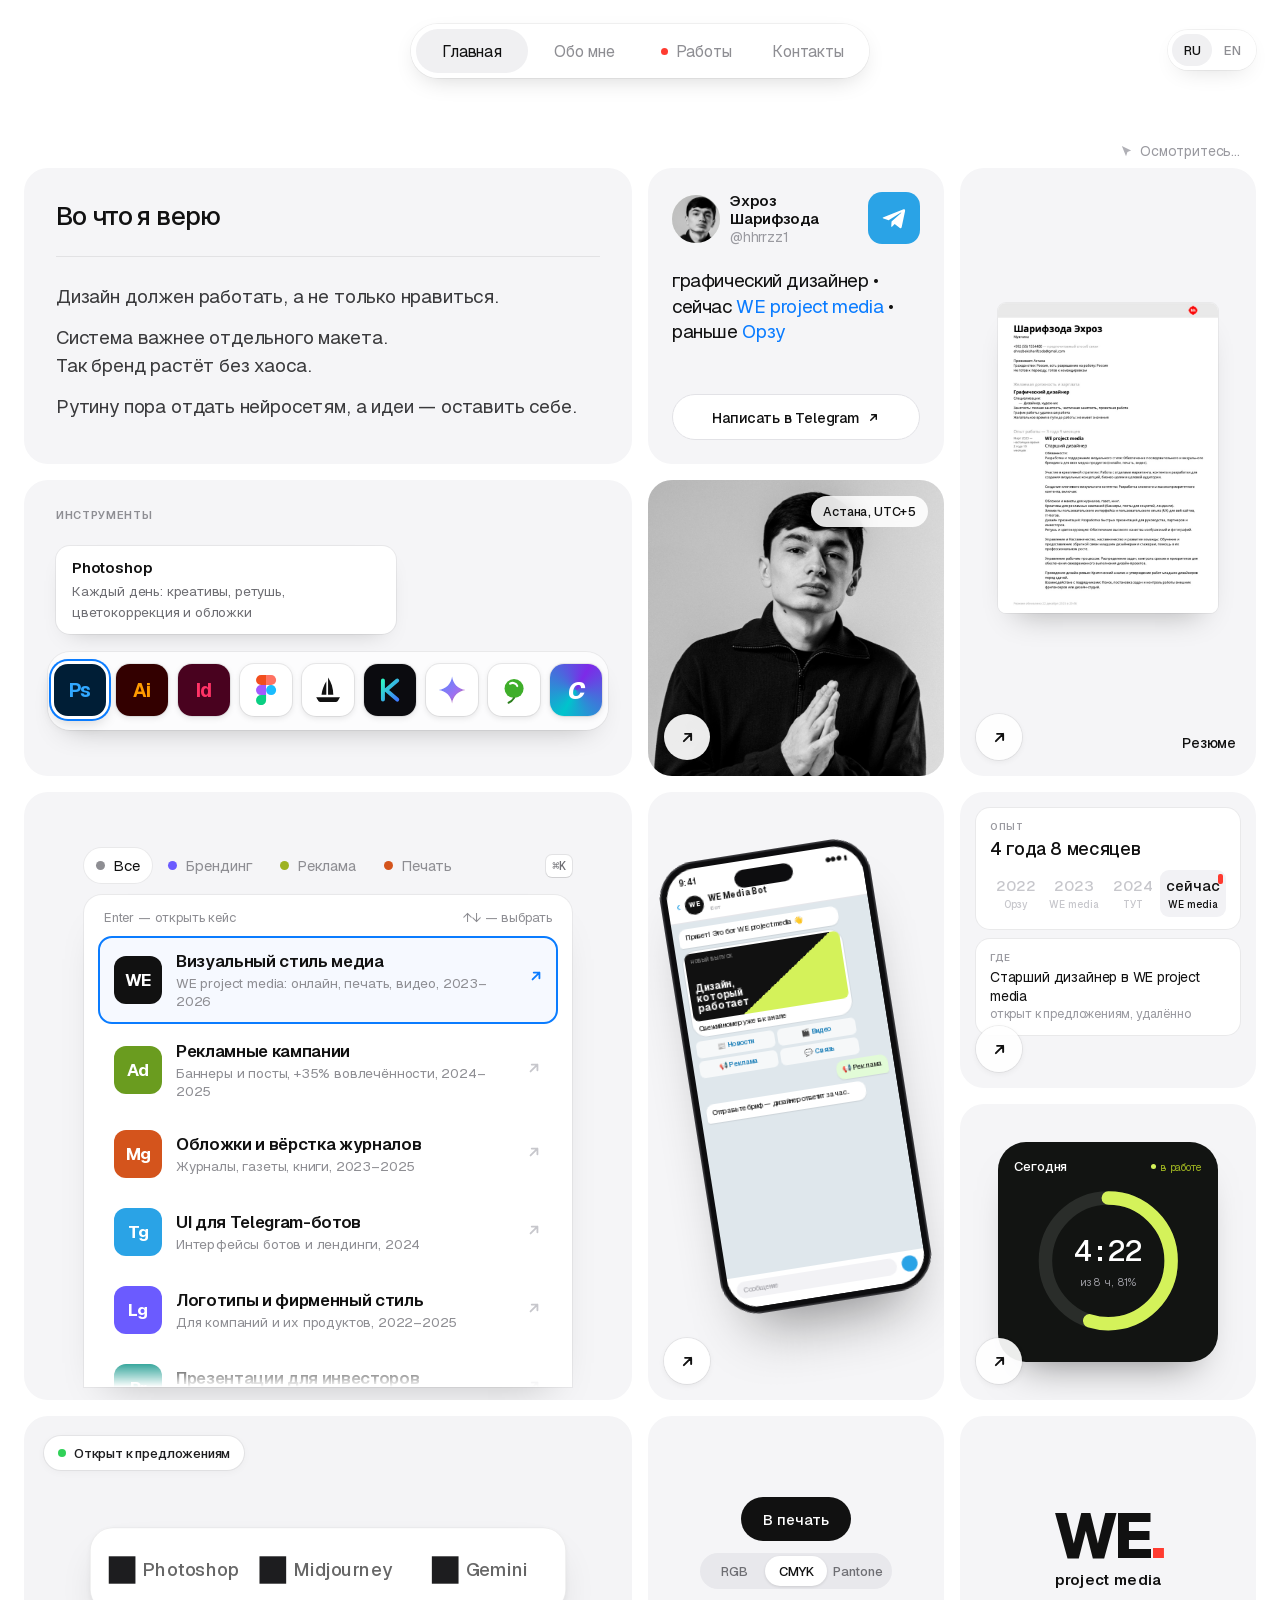
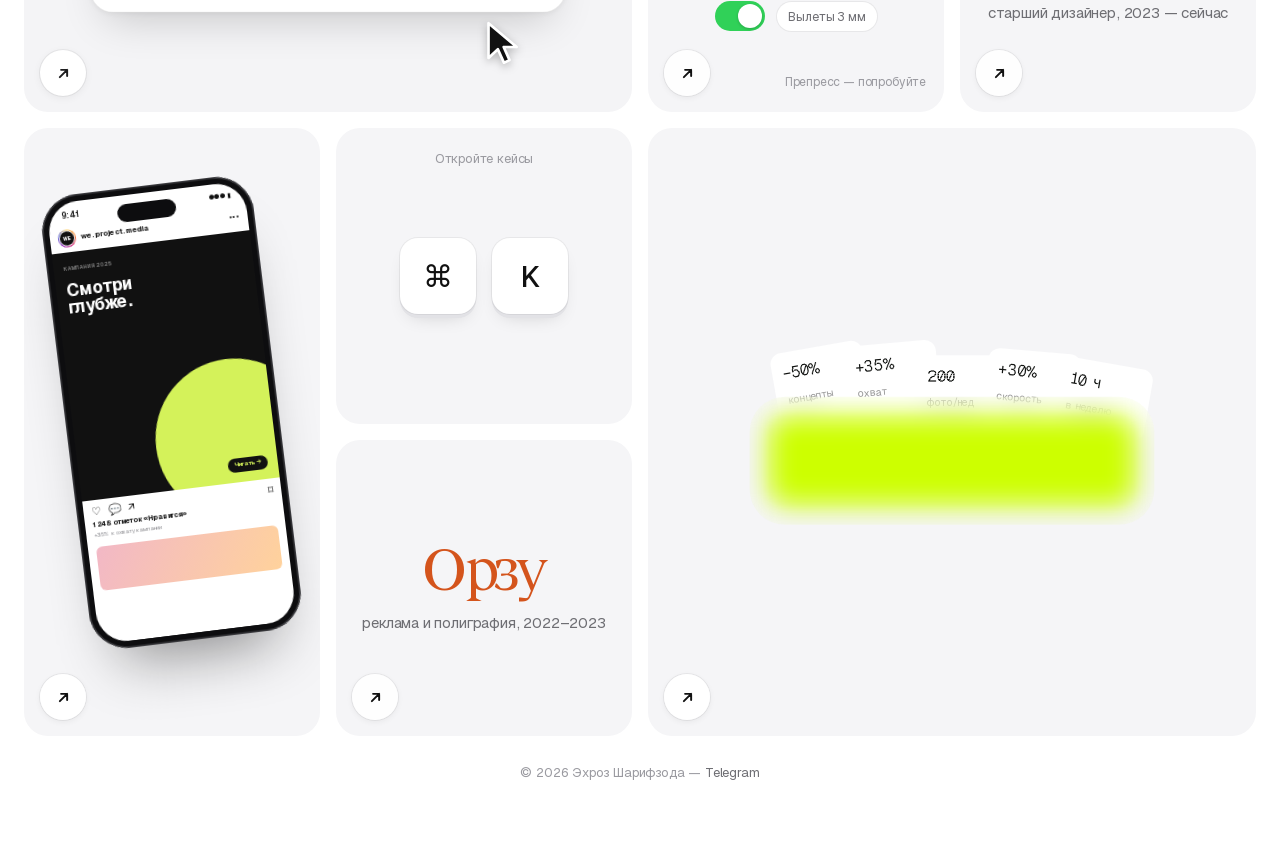
<file: index.html>
<!DOCTYPE html>
<html lang="ru">
<head>
<meta charset="utf-8">
<base href="/">
<meta name="viewport" content="width=device-width,initial-scale=1">
<title>Эхроз Шарифзода — графический дизайнер</title>
<meta name="description" content="Эхроз Шарифзода — графический дизайнер. Брендинг, рекламные креативы, полиграфия и AI в дизайне.">
<link rel="preload" href="fonts/medeo-sans/MedeoSansVariable.woff2" as="font" type="font/woff2" crossorigin>
<link rel="stylesheet" href="fonts.css">
<link rel="stylesheet" href="site.css">
</head>
<body>
<div class="top" id="top"><nav class="pill" id="pill" aria-label="Навигация"></nav></div>
<div class="lang" role="group" aria-label="Language">
  <button id="lRu" aria-pressed="true">RU</button><button id="lEn" aria-pressed="false">EN</button>
</div>
<main id="app"></main>
<script src="content.js"></script>
<script src="site.js"></script>
</body>
</html>
</file>
<file: fonts.css>
@font-face {
  font-family: "Medeo Sans";
  src: url("fonts/medeo-sans/MedeoSansVariable.woff2") format("woff2");
  font-weight: 100 900;
  font-style: normal;
  font-display: swap;
}
@font-face {
  font-family: "Medeo Sans";
  src: url("fonts/medeo-sans/MedeoSansVariable-Italic.woff2") format("woff2");
  font-weight: 100 900;
  font-style: italic;
  font-display: swap;
}
:root {
  --font-medeo-sans: "Medeo Sans", ui-sans-serif, system-ui, -apple-system, BlinkMacSystemFont, "Segoe UI", Roboto, "Helvetica Neue", Arial, sans-serif;
}
@font-face {
  font-family: "Medeo Mono";
  src: url("fonts/medeo-mono/MedeoMonoVariable.woff2") format("woff2");
  font-weight: 100 900;
  font-style: normal;
  font-display: swap;
}
@font-face {
  font-family: "Medeo Mono";
  src: url("fonts/medeo-mono/MedeoMonoVariable-Italic.woff2") format("woff2");
  font-weight: 100 900;
  font-style: italic;
  font-display: swap;
}
:root {
  --font-medeo-mono: "Medeo Mono", ui-monospace, SFMono-Regular, "Roboto Mono", Menlo, Monaco, "Liberation Mono", "DejaVu Sans Mono", "Courier New", monospace;
}
/* WOFF 1.0, under the name RC1 and RC2 shipped. Up to 1.000-rc2 the decomposed pixels compressed so well that
   OTS rejected the woff2 and WebKit both files; since rc3 the pixels are components and every format loads. */
@font-face {
  font-family: "Medeo Pixel";
  src: url("fonts/medeo-pixel/MedeoPixelVariable.woff") format("woff");
  font-weight: 400;
  font-style: normal;
  font-display: swap;
}
:root {
  --font-medeo-pixel: "Medeo Pixel", "Medeo Mono", ui-monospace, SFMono-Regular, Menlo, monospace;
}
/* The dot shape is the ELSH axis; these are the font's named instances. */
.medeo-pixel-square { font-variation-settings: "ELSH" 1; }
.medeo-pixel-circle { font-variation-settings: "ELSH" 20; }
.medeo-pixel-grid { font-variation-settings: "ELSH" 40; }
.medeo-pixel-triangle { font-variation-settings: "ELSH" 60; }
.medeo-pixel-line { font-variation-settings: "ELSH" 80; }
@font-face {
  font-family: "Medeo Serif";
  src: url("fonts/medeo-serif/MedeoSerif-Regular.woff2") format("woff2");
  font-weight: 400;
  font-style: normal;
  font-display: swap;
}
:root {
  --font-medeo-serif: "Medeo Serif", ui-serif, Georgia, Cambria, "Times New Roman", Times, serif;
}
</file>
<file: site.css>
:root{
  --bg:#fff; --tile:#f5f5f7; --ink:#111; --mut:#6e6e73; --mut2:#9a9aa0; --line:rgba(0,0,0,.08);
  --acc:#0a7cff; --red:#ff3b30;
  --g:16px; --r:24px;
  --e:cubic-bezier(.2,.8,.2,1);
  --W:min(1368px, calc(100vw - 48px));
  --u:calc((var(--W) - 3 * var(--g)) / 4);
}
*{box-sizing:border-box;margin:0;padding:0}
html{-webkit-text-size-adjust:100%}
body{font-family:var(--font-medeo-sans);background:var(--bg);color:var(--ink);
  -webkit-font-smoothing:antialiased;letter-spacing:-.011em;overflow-x:hidden}
a{color:inherit;text-decoration:none}
button{font:inherit;color:inherit;background:none;border:0;cursor:pointer}
img{display:block;max-width:100%}
:focus-visible{outline:2px solid var(--acc);outline-offset:2px;border-radius:8px}

/* ---------- nav ---------- */
.top{position:fixed;top:24px;left:0;right:0;z-index:50;display:flex;justify-content:center;pointer-events:none;transition:transform .45s var(--e),opacity .3s}
.top.hid{transform:translateY(calc(-100% - 40px));opacity:0}
.pill{pointer-events:auto;position:relative;display:flex;padding:5px;background:rgba(255,255,255,.86);
  -webkit-backdrop-filter:saturate(180%) blur(20px);backdrop-filter:saturate(180%) blur(20px);
  border-radius:999px;box-shadow:0 0 0 1px rgba(0,0,0,.05),0 8px 24px -8px rgba(0,0,0,.18)}
.pill a{position:relative;z-index:1;width:112px;height:44px;display:flex;align-items:center;justify-content:center;gap:8px;
  font-size:16px;color:#8e8e93;transition:color .25s;white-space:nowrap}
.pill a.on,.pill a:hover{color:var(--ink)}
.pill a .rd{width:7px;height:7px;border-radius:50%;background:var(--red)}
.pill .hl{position:absolute;top:5px;left:5px;width:112px;height:44px;border-radius:999px;background:#f0f0f2;transition:transform .45s var(--e)}
.lang{position:fixed;z-index:51;top:30px;right:24px;display:flex;padding:4px;border-radius:999px;
  background:rgba(255,255,255,.86);-webkit-backdrop-filter:blur(20px);backdrop-filter:blur(20px);
  box-shadow:0 0 0 1px rgba(0,0,0,.05),0 8px 24px -10px rgba(0,0,0,.16)}
.lang button{width:40px;height:32px;border-radius:999px;font-size:13px;font-weight:500;color:#8e8e93;transition:background .25s,color .25s}
.lang button[aria-pressed=true]{background:#f0f0f2;color:var(--ink)}

/* ---------- page ---------- */
main{width:var(--W);margin:0 auto;padding:142px 0 80px}
.look{display:flex;justify-content:flex-end;align-items:center;gap:7px;font-size:14px;color:var(--mut2);margin:0 16px 8px 0}
.look svg{width:13px;height:13px}
.bento{display:grid;grid-template-columns:repeat(4,1fr);grid-auto-rows:var(--u);gap:var(--g)}
.t{position:relative;background:var(--tile);border-radius:var(--r);overflow:hidden;isolation:isolate;
  opacity:0;transform:translateY(18px) scale(.985);animation:tin .8s var(--e) forwards;animation-delay:calc(var(--i,0) * 55ms + 120ms)}
@keyframes tin{to{opacity:1;transform:none}}
.go{position:absolute;left:16px;bottom:16px;z-index:5;width:46px;height:46px;border-radius:50%;
  background:rgba(255,255,255,.92);box-shadow:0 0 0 1px rgba(0,0,0,.06),0 2px 6px rgba(0,0,0,.06);
  display:grid;place-items:center;transition:transform .35s var(--e),background .25s}
.go svg{width:17px;height:17px;transition:transform .35s var(--e)}
.t:hover .go{transform:scale(1.06)}
.t:hover .go svg{transform:translate(1px,-1px)}
.go:active{transform:scale(.94)!important}

.a-intro{grid-column:1/3;grid-row:1}
.a-tools{grid-column:1/3;grid-row:2}
.a-ph1{grid-column:3;grid-row:3/5}
.a-prof{grid-column:3;grid-row:1}
.a-wave{grid-column:1/3;grid-row:5}
.a-photo{grid-column:3;grid-row:2}
.a-cases{grid-column:1/3;grid-row:3/5}
.a-ai{grid-column:3/5;grid-row:6/8}
.a-ui{grid-column:3;grid-row:5}
.a-dm{grid-column:4;grid-row:4}
.a-keys{grid-column:2;grid-row:6}
.a-ph2{grid-column:1;grid-row:6/8}
.a-yv{grid-column:4;grid-row:5}
.a-tr{grid-column:2;grid-row:7}
.a-exp{grid-column:4;grid-row:3}
.a-cv{grid-column:4;grid-row:1/3}

/* ---------- intro ---------- */
.intro{padding:32px}
.intro h1{font-size:26px;font-weight:500;letter-spacing:-.025em;line-height:1.3;padding-bottom:22px;border-bottom:1px solid var(--line)}
.intro ul{list-style:none;margin-top:12px}
.intro li{font-size:19px;line-height:1.45;color:#3a3a3c;padding:14px 0 0;opacity:0;transform:translateY(6px);
  animation:tin .7s var(--e) forwards;animation-delay:calc(var(--k) * 90ms + 500ms)}

/* ---------- tools dock ---------- */
.tools{padding:28px 32px}
.lbl{display:flex;align-items:center;gap:8px;font-size:11px;font-weight:600;letter-spacing:.06em;color:#8e8e93;text-transform:uppercase}
.tcard{position:absolute;left:32px;right:32px;top:66px;height:84px}
.tc{position:absolute;left:0;top:0;padding:12px 16px;background:#fff;border-radius:14px;
  box-shadow:0 0 0 1px rgba(0,0,0,.06),0 10px 24px -14px rgba(0,0,0,.25);min-width:220px;max-width:340px;
  transition:transform .4s var(--e),opacity .25s}
.tc b{display:block;font-size:15px;font-weight:600;margin-bottom:3px}
.tc span{font-size:13.5px;color:#6e6e73;line-height:1.4}
.dock{position:absolute;left:24px;right:24px;bottom:46px;height:96px;display:flex;align-items:flex-end;justify-content:center;gap:10px;padding:0 14px 14px}
.dock::before{content:"";position:absolute;left:0;right:0;bottom:0;height:78px;border-radius:22px;background:rgba(255,255,255,.75);
  box-shadow:0 0 0 1px rgba(0,0,0,.05),0 14px 30px -18px rgba(0,0,0,.3)}
.ic{position:relative;width:52px;height:52px;border-radius:14px;flex:none;display:grid;place-items:center;overflow:hidden;
  font-size:19px;font-weight:700;letter-spacing:-.03em;color:#fff;transform-origin:50% 100%;
  transition:transform .28s var(--e),box-shadow .28s;box-shadow:0 0 0 1px rgba(0,0,0,.07),0 2px 6px rgba(0,0,0,.1)}
.ic svg{width:58%;height:58%;pointer-events:none}
.ic.on{box-shadow:0 0 0 3px #fff,0 0 0 5px var(--acc),0 6px 14px rgba(0,0,0,.18)}

/* ---------- phones ---------- */
.ph{display:flex;justify-content:center;perspective:1200px}
.phone{position:absolute;top:56px;width:72%;aspect-ratio:9/19.3;border-radius:38px;background:#0d0d0f;padding:7px;
  transform:rotate(var(--rot,-9deg)) rotateY(0deg);transform-style:preserve-3d;transition:transform .7s var(--e);
  box-shadow:inset 0 0 0 1.5px #3a3a3e,0 40px 60px -30px rgba(0,0,0,.45)}
.ph:hover .phone{transform:rotate(calc(var(--rot,-9deg) * .5)) translateY(-8px)}
.scr{position:relative;width:100%;height:100%;border-radius:31px;overflow:hidden;container-type:size;background:#fff;color:#111}
.scr::before{content:"";position:absolute;z-index:9;top:9px;left:50%;width:30%;height:18px;margin-left:-15%;border-radius:999px;background:#0d0d0f}
.app{position:absolute;inset:0;font-size:4.3cqw;line-height:1.3;display:flex;flex-direction:column}
.sb{height:11.5cqw;flex:none;display:flex;justify-content:space-between;align-items:center;padding:1.5cqw 7cqw 0;font-size:.95em;font-weight:600}
.sb i{font-style:normal;letter-spacing:.05em;font-size:.8em}
.tgh{display:flex;align-items:center;gap:2.6cqw;padding:2cqw 4cqw 3cqw;background:#fff;border-bottom:1px solid #e6e6ea;flex:none}
.tgh .bk{color:#2aa3e6;font-size:1.5em;line-height:1}
.tgh .av2{width:9.5cqw;height:9.5cqw;border-radius:50%;background:#111;color:#fff;display:grid;place-items:center;font-weight:800;font-size:.75em}
.tgh b{display:block;font-size:.95em}.tgh small{display:block;font-size:.72em;color:#8e8e93}
.tgc{flex:1;background:#dfe7ec;padding:3cqw;display:flex;flex-direction:column;gap:2cqw;overflow:hidden}
.bb{background:#fff;border-radius:4cqw 4cqw 4cqw 1.2cqw;padding:2.4cqw 3cqw;max-width:86%;font-size:.86em;box-shadow:0 1px 1px rgba(0,0,0,.08)}
.bb.me{align-self:flex-end;background:#e2fbd7;border-radius:4cqw 4cqw 1.2cqw 4cqw}
.bb.card{padding:1.2cqw;width:86%}
.bb.card .cov2{height:34cqw;border-radius:3cqw;background:linear-gradient(145deg,#111 0 58%,#d4f25a 58%);color:#fff;padding:3cqw;display:flex;flex-direction:column;justify-content:space-between}
.bb.card .cov2 b{font-size:1.35em;line-height:1.05}
.bb.card .cov2 small{font-size:.6em;letter-spacing:.12em;opacity:.7}
.bb.card p{padding:1.6cqw 1.6cqw .6cqw}
.kb{display:grid;grid-template-columns:1fr 1fr;gap:1.4cqw;width:86%}
.kb span{background:rgba(255,255,255,.72);border-radius:2.4cqw;padding:2cqw 0;text-align:center;font-size:.8em;font-weight:600;color:#1c7fb8}
.tgi{flex:none;display:flex;align-items:center;gap:2.4cqw;padding:2.4cqw 4cqw 5cqw;background:#fff;font-size:.85em;color:#a0a0a6}
.tgi span{flex:1;background:#f2f2f5;border-radius:999px;padding:2cqw 3.4cqw}
.tgi i{width:8cqw;height:8cqw;border-radius:50%;background:#2aa3e6;flex:none}
.igh{display:flex;align-items:center;gap:2.4cqw;padding:2cqw 4cqw 2.6cqw;flex:none}
.igh .rg{width:9cqw;height:9cqw;border-radius:50%;padding:.6cqw;background:conic-gradient(#feda75,#fa7e1e,#d62976,#962fbf,#4f5bd5,#feda75)}
.igh .rg i{display:grid;place-items:center;width:100%;height:100%;border-radius:50%;background:#111;color:#fff;border:.6cqw solid #fff;font-style:normal;font-weight:800;font-size:.55em}
.igh b{font-size:.85em}.igh em{margin-left:auto;font-style:normal;letter-spacing:.1em}
.igp{flex:none;aspect-ratio:4/5;background:#111;color:#fff;position:relative;overflow:hidden;padding:5cqw}
.igp::after{content:"";position:absolute;right:-20cqw;bottom:-18cqw;width:80cqw;height:80cqw;border-radius:50%;background:#d4f25a}
.igp small{position:relative;z-index:1;font-size:.6em;letter-spacing:.16em;opacity:.7}
.igp b{position:relative;z-index:1;display:block;font-size:2.05em;line-height:.98;letter-spacing:-.04em;margin-top:4cqw}
.igp .tg2{position:absolute;z-index:1;right:5cqw;bottom:5cqw;background:#111;color:#d4f25a;border-radius:999px;padding:1.6cqw 3.4cqw;font-size:.7em;font-weight:700}
.iga{display:flex;gap:3.6cqw;padding:2.6cqw 4cqw 1cqw;font-size:1.25em;flex:none}
.iga span:last-child{margin-left:auto}
.igt{padding:0 4cqw;font-size:.8em;flex:none}
.igt small{display:block;color:#8e8e93;margin-top:1cqw}
.ign{height:22cqw;margin:4cqw 4cqw 0;border-radius:3cqw;background:linear-gradient(120deg,#f2b8c6,#ffd29c)}

/* ---------- profile ---------- */
.prof{padding:24px;display:flex;flex-direction:column}
.prof .hd{display:flex;justify-content:space-between;align-items:flex-start;gap:10px}
.prof .who{display:flex;gap:10px;align-items:center;min-width:0}
.prof .who>div:last-child{min-width:0}
.av{width:48px;height:48px;border-radius:50%;overflow:hidden;background:#e8ece5;flex:none}
.av img{width:100%;height:100%;object-fit:cover;object-position:50% 12%;transform:scale(1.9);transform-origin:50% 14%}
.who b{display:block;font-size:15px;font-weight:600;line-height:1.2}
.who small{display:block;font-size:14px;color:#9a9aa0;overflow:hidden;text-overflow:ellipsis;white-space:nowrap}
.tg{width:52px;height:52px;border-radius:14px;background:#2aa3e6;display:grid;place-items:center;flex:none;transition:transform .35s var(--e)}
.tg svg{width:28px;height:28px}
.prof:hover .tg{transform:rotate(-8deg) scale(1.05)}
.prof p{font-size:19px;line-height:1.35;margin-top:22px;letter-spacing:-.02em}
.prof p span{color:var(--acc)}
.prof .btn{margin-top:auto;height:46px;border-radius:999px;border:1.5px solid #e2e2e6;background:#fff;
  display:flex;align-items:center;justify-content:center;gap:8px;font-size:14.5px;font-weight:500;transition:background .25s,transform .12s var(--e)}
.prof .btn:hover{background:#fafafa}
.prof .btn:active{transform:scale(.98)}

/* ---------- AI dock tile ---------- */
@keyframes pulse{0%{box-shadow:0 0 0 0 rgba(48,209,88,.45)}70%{box-shadow:0 0 0 8px rgba(48,209,88,0)}100%{box-shadow:0 0 0 0 rgba(48,209,88,0)}}
.dk{background:#f4f4f6;--cg:0,182,255}
.dk .st{position:absolute;left:20px;top:20px;z-index:6;display:flex;align-items:center;gap:8px;padding:8px 14px;border-radius:999px;
  background:#fff;color:#1d1d1f;font-size:13.5px;font-weight:500;box-shadow:0 0 0 1px rgba(0,0,0,.06),0 2px 8px rgba(0,0,0,.04);transition:opacity .35s var(--e)}
.dk .st i{width:8px;height:8px;border-radius:50%;background:#30d158;animation:pulse 2.2s infinite}
.dk.open .st{opacity:0}
.dk .go{background:#fff;box-shadow:0 0 0 1px rgba(0,0,0,.06),0 2px 8px rgba(0,0,0,.06);color:#1d1d1f;z-index:7}
.dkd{position:absolute;left:50%;bottom:0;width:660px;height:430px;transform-origin:50% 100%;
  transform:translate(-50%,0) scale(.8);transition:transform .75s var(--e);-webkit-user-select:none;user-select:none}
.dkd[data-k="0"]{--cg:49,168,255}
.dkd[data-k="1"]{--cg:120,120,255}
.dkd[data-k="2"]{--cg:66,133,244}
.dkbg{position:absolute;left:0;right:0;bottom:0;height:118px;border-radius:32px;background:#fff;overflow:hidden;border:1.5px solid rgba(0,0,0,.07);
  box-shadow:0 28px 60px -22px rgba(0,0,0,.2),0 2px 8px rgba(0,0,0,.05),inset 0 1px 0 #fff;
  transition:height .75s var(--e),box-shadow .6s var(--e),border-color .6s}
.dkd.open .dkbg{height:430px;border-color:rgba(var(--cg),.38);
  box-shadow:0 36px 80px -24px rgba(var(--cg),.38),0 12px 30px -12px rgba(0,0,0,.14),0 2px 8px rgba(0,0,0,.05),inset 0 -70px 70px -60px rgba(var(--cg),.16)}
.dkpn{position:absolute;left:0;right:0;bottom:118px;height:312px;opacity:0;transition:opacity .4s var(--e)}
.dkd.open .dkpn{opacity:1;transition-delay:.12s}
.dkpn .ls{position:absolute;inset:0;padding:16px;opacity:0;pointer-events:none;filter:blur(7px);transform:translateY(8px);
  transition:opacity .35s var(--e),filter .35s var(--e),transform .5s var(--e)}
.dkpn .ls.on{opacity:1;pointer-events:auto;filter:none;transform:none}
.dkr{position:relative;display:flex;align-items:center;gap:16px;padding:0 16px;border-radius:20px;height:70.125px;color:#1d1d1f}
.dkr.tl{height:93.5px}
.dkr::before{content:"";position:absolute;inset:0;border-radius:20px;opacity:0;transition:opacity .25s var(--e);
  background:radial-gradient(90% 140% at 50% 140%,rgba(var(--cg),.16),transparent 64%),rgba(0,0,0,.04);box-shadow:inset 0 0 0 1px rgba(0,0,0,.04)}
.dkr:hover::before{opacity:1}
.dkr>*{position:relative}
.dkr .tile{width:56px;height:56px;border-radius:16px;flex:none;display:grid;place-items:center;background:#f4f4f6;box-shadow:inset 0 0 0 1px rgba(0,0,0,.05)}
.dkr .tile svg{width:24px;height:24px;fill:none;stroke:#1d1d1f;stroke-width:1.7;stroke-linecap:round;stroke-linejoin:round}
.dkr .lead{width:37px;height:38px;flex:none;background:#1d1d1f;-webkit-mask:var(--m) center/contain no-repeat;mask:var(--m) center/contain no-repeat;transition:background .25s}
.dkr:hover .lead{background:rgb(var(--cg))}
.dkr .tx{display:flex;flex-direction:column;min-width:0}
.dkr .ti{font-size:26px;font-weight:500;line-height:31px;white-space:nowrap;display:flex;align-items:center;gap:8px}
.dkr .ti em{font-style:normal;font-size:22px;color:rgba(0,0,0,.45);opacity:0;transform:translate(-4px,2px);transition:opacity .25s,transform .35s var(--e)}
.dkr:hover .ti em{opacity:1;transform:none}
.dkr .su{font-size:21px;line-height:26px;color:rgba(0,0,0,.48);margin-top:4px;white-space:nowrap}
.dkr .ti1{font-size:26px;font-weight:500;white-space:nowrap}
.dkr .rt{margin-left:auto;display:flex;align-items:center;gap:14px;flex:none}
.dkr .dkg{border:1.5px solid rgba(0,0,0,.12);border-radius:12px;height:35px;padding:0 12px;display:flex;align-items:center;font-size:18px;font-weight:500;color:rgba(0,0,0,.55)}
.dkr.tl .dkg{height:38px;font-size:19px}
.dkr .dt{font-size:20px;color:rgba(0,0,0,.4);white-space:nowrap}
.dkdv{position:absolute;left:20px;right:20px;bottom:116.5px;height:1.5px;background:rgba(0,0,0,.07);opacity:0;transition:opacity .4s}
.dkd.open .dkdv{opacity:1}
.dkt{position:absolute;left:16px;right:16px;bottom:20px;height:78px}
.dkt .pl{position:absolute;top:0;left:0;height:78px;width:201px;border-radius:24px;pointer-events:none;transition:transform .55s var(--e),width .55s var(--e),opacity .3s}
.dkt .hp{background:rgba(0,0,0,.05);opacity:0}
.dkt .ap{background:#141417;box-shadow:0 8px 20px -6px rgba(0,0,0,.35);opacity:0}
.dkt button{position:absolute;top:0;height:78px;border-radius:24px;display:flex;align-items:center;gap:10px;font-size:26px;font-weight:500;
  color:rgba(0,0,0,.6);transition:color .3s;z-index:1;justify-content:center;white-space:nowrap}
.dkt button i{width:37px;height:38px;background:#1d1d1f;-webkit-mask:var(--m) center/contain no-repeat;mask:var(--m) center/contain no-repeat;transition:background .3s;flex:none}
.dkt button[aria-selected=true]{color:#fff}
.dkt button[aria-selected=true] i{background:#fff}
.dkcur{position:absolute;left:0;top:0;width:67px;height:78px;pointer-events:none;z-index:9;
  transform:translate(var(--cx,600px),var(--cy,500px));transition:transform .9s cubic-bezier(.45,.05,.2,1),opacity .4s}
.dkcur svg{position:absolute;left:-13px;top:-4px;width:52px;height:auto;transition:transform .14s var(--e);transform-origin:13px 4px;filter:drop-shadow(0 4px 6px rgba(0,0,0,.25))}
.dkcur.press svg{transform:scale(.86)}
.dkcur.hide{opacity:0}

/* ---------- photo ---------- */
.photo img{position:absolute;inset:0;width:100%;height:100%;object-fit:cover;object-position:50% 18%;transform:scale(1.04);transition:transform 1.2s var(--e)}
.photo:hover img{transform:scale(1.09)}
.photo .chip{position:absolute;right:16px;top:16px;padding:7px 12px;border-radius:999px;background:rgba(255,255,255,.88);
  -webkit-backdrop-filter:blur(10px);backdrop-filter:blur(10px);font-size:12.5px;font-weight:500}

/* ---------- cases palette ---------- */
.cases{padding:56px 60px 0}
.tabs{display:flex;gap:4px;align-items:center;margin-bottom:12px}
.tabs button{display:flex;align-items:center;gap:8px;padding:8px 12px;border-radius:999px;font-size:15px;color:#8e8e93;transition:color .2s,background .2s;white-space:nowrap}
.tabs button i{width:9px;height:9px;border-radius:50%}
.tabs button[aria-pressed=true]{color:var(--ink);background:#fff;box-shadow:0 0 0 1px rgba(0,0,0,.05)}
.tabs kbd{margin-left:auto}
kbd{display:inline-grid;place-items:center;min-width:22px;height:22px;padding:0 6px;border-radius:6px;background:#fff;
  font:500 12px var(--font-medeo-mono);color:#6e6e73;box-shadow:0 0 0 1px rgba(0,0,0,.08),0 1px 0 rgba(0,0,0,.08)}
.pal{background:#fff;border-radius:18px 18px 0 0;box-shadow:0 0 0 1px rgba(0,0,0,.05),0 20px 40px -24px rgba(0,0,0,.25);
  padding:14px 14px 0;height:calc(100% - 60px);overflow:hidden;display:flex;flex-direction:column}
.pal .hint{display:flex;justify-content:space-between;font-size:13px;color:#8e8e93;padding:0 6px 10px}
.rows{display:flex;flex-direction:column;gap:2px;flex:1;min-height:0;overflow-y:auto;overscroll-behavior:contain;padding-bottom:18px;margin-right:-6px;padding-right:6px;
  scrollbar-width:thin;scrollbar-color:#d8d8dd transparent;outline:none;
  -webkit-mask-image:linear-gradient(#000 calc(100% - 28px),transparent);mask-image:linear-gradient(#000 calc(100% - 28px),transparent)}
.rows::-webkit-scrollbar{width:6px}
.rows::-webkit-scrollbar-thumb{background:#d8d8dd;border-radius:6px}
.row{display:flex;align-items:center;gap:14px;padding:12px 14px;border-radius:14px;border:2px solid transparent;text-align:left;width:100%;flex:none;
  transition:background .2s,border-color .2s;animation:tin .45s var(--e) both;animation-delay:calc(var(--k)*40ms)}
.row .ri{width:48px;height:48px;border-radius:12px;flex:none;display:grid;place-items:center;color:#fff;font-weight:700;font-size:17px;letter-spacing:-.03em}
.row b{display:block;font-size:17px;font-weight:600;letter-spacing:-.02em}
.row small{display:block;font-size:13.5px;color:#8e8e93;margin-top:2px}
.row .ar{margin-left:auto;color:#c7c7cc;transition:transform .3s var(--e),color .2s}
.row.sel{border-color:var(--acc);background:#f6f9ff}
.row.sel .ar{color:var(--acc);transform:translate(2px,-2px)}

/* ---------- AI result ---------- */
.ai{display:flex;align-items:center;justify-content:center}
.fx{position:relative;width:506px;height:232px;flex:none;transform:scale(var(--fs,.8));transform-origin:50% 50%}
.fx .fb{position:absolute;left:24px;top:96px;width:458px;height:112px;border-radius:21.33px;background:#cdff00;filter:blur(3.8px);z-index:1}
.fx .fc{position:absolute;z-index:0;top:0;left:0;width:116px;height:90px;border-radius:14px;background:#fff;overflow:hidden;white-space:nowrap;
  transform:translate(var(--x),var(--y)) rotate(var(--r));animation:fxOut 6.4s cubic-bezier(.6,0,.25,1) infinite;animation-delay:calc(var(--k)*.07s)}
.fx .fc b{position:absolute;left:14px;top:14px;font:400 20px/24px var(--font-medeo-pixel);color:#121412}
.fx .fc span{position:absolute;left:14px;top:52px;font:400 13px/16px var(--font-medeo-sans);color:#969696}
.fx .fc:nth-child(2){--r:-10deg;--x:30.9px;--y:9.2px}
.fx .fc:nth-child(3){--r:-5deg;--x:119.7px;--y:4.8px}
.fx .fc:nth-child(4){--r:0deg;--x:208px;--y:20px}
.fx .fc:nth-child(5){--r:5deg;--x:295.9px;--y:14.9px}
.fx .fc:nth-child(6){--r:10deg;--x:383.3px;--y:29.4px}
@keyframes fxOut{
  0%,10%{transform:translate(195px,110px) rotate(0) scale(.86)}
  32%,68%{transform:translate(var(--x),var(--y)) rotate(var(--r)) scale(1)}
  90%,100%{transform:translate(195px,110px) rotate(0) scale(.86)}}
.fx .fg{position:absolute;left:0;bottom:0;width:506px;height:160px;z-index:2;border-radius:44px;overflow:hidden;
  background:rgba(255,255,255,.3);-webkit-backdrop-filter:blur(16.4px);backdrop-filter:blur(16.4px);
  box-shadow:inset 0 1px 2px rgba(255,255,255,.7),0 24px 60px rgba(0,0,0,.07)}
.fx .fg i{position:absolute;left:20px;top:20px;width:59.82px;height:59.82px;padding:12px;border-radius:29.91px;background:rgba(255,255,255,.34);display:block}
.fx .fg i svg{display:block;width:100%;height:100%}
.fx .fg b{position:absolute;left:98px;top:36px;font:400 28px/34px var(--font-medeo-sans);letter-spacing:-.28px;color:#6b6e6b;white-space:nowrap}
.fx .fg span{position:absolute;left:98px;top:80px;font:300 20px/26px var(--font-medeo-sans);color:#6b6e6b;white-space:nowrap}
.fx .fg em{position:absolute;left:460px;top:30px;font:400 36px/43px var(--font-medeo-sans);font-style:normal;color:#6b6e6b}

/* ---------- UI kit ---------- */
.ui{display:flex;flex-direction:column;align-items:center;justify-content:center;gap:12px;padding:20px}
.ui .bt{height:44px;padding:0 22px;border-radius:999px;background:#111;color:#fff;font-size:15px;font-weight:500;transition:transform .12s var(--e),background .3s}
.ui .bt:active{transform:scale(.96)}
.ui .bt.done{background:#30d158}
.seg{display:flex;padding:3px;border-radius:999px;background:#e8e8ec;position:relative}
.seg button{position:relative;z-index:1;width:62px;height:30px;font-size:13px;font-weight:500;color:#6e6e73;transition:color .25s}
.seg button[aria-pressed=true]{color:var(--ink)}
.seg .k{position:absolute;top:3px;left:3px;width:62px;height:30px;border-radius:999px;background:#fff;box-shadow:0 1px 3px rgba(0,0,0,.12);transition:transform .35s var(--e)}
.ui .line{display:flex;gap:12px;align-items:center}
.sw{width:50px;height:30px;border-radius:999px;background:#d1d1d6;position:relative;transition:background .25s}
.sw::after{content:"";position:absolute;top:3px;left:3px;width:24px;height:24px;border-radius:50%;background:#fff;box-shadow:0 1px 3px rgba(0,0,0,.2);transition:transform .35s var(--e)}
.sw[aria-checked=true]{background:#30d158}
.sw[aria-checked=true]::after{transform:translateX(20px)}
.ui .tag{padding:6px 11px;border-radius:999px;background:#fff;font-size:12.5px;color:#6e6e73;box-shadow:0 0 0 1px rgba(0,0,0,.06)}
.ui .cap{position:absolute;right:18px;bottom:22px;font-size:12px;color:#9a9aa0}

/* ---------- timer widget ---------- */
.dm{display:grid;place-items:center}
.dmw{width:74%;aspect-ratio:1;border-radius:28px;background:#121412;color:#fff;padding:16px;display:flex;flex-direction:column;box-shadow:0 24px 40px -24px rgba(0,0,0,.5);transition:transform .5s var(--e)}
.dm:hover .dmw{transform:rotate(-3deg) scale(1.03)}
.dmw .h{display:flex;justify-content:space-between;align-items:center;font-size:13px}
.dmw .h span{font-size:10.5px;color:#9db221;display:flex;gap:4px;align-items:center}
.dmw .h span::before{content:"";width:5px;height:5px;border-radius:50%;background:#d4f25a}
.ring{position:relative;flex:1;display:grid;place-items:center}
.ring svg{position:absolute;width:88%;height:88%;transform:rotate(-90deg)}
.ring circle{fill:none;stroke-width:9;stroke-linecap:round}
.ring .v{text-align:center}
.ring b{display:block;font-family:var(--font-medeo-mono);font-size:30px;font-weight:500;letter-spacing:-.04em;font-variant-numeric:tabular-nums}
.ring small{font-size:10.5px;color:#9a9aa0}

/* ---------- keys ---------- */
.keys{display:flex;align-items:center;justify-content:center;gap:16px}
.key{width:76px;height:76px;border-radius:18px;background:#fff;display:grid;place-items:center;font-size:30px;font-weight:500;
  box-shadow:0 0 0 1px rgba(0,0,0,.06),0 4px 0 #e2e2e6,0 10px 20px -10px rgba(0,0,0,.2);transition:transform .1s,box-shadow .1s}
.key.dn{transform:translateY(3px);box-shadow:0 0 0 1px rgba(0,0,0,.06),0 1px 0 #e2e2e6}
.keys .cap{position:absolute;left:0;right:0;top:22px;text-align:center;font-size:13px;color:#9a9aa0}

/* ---------- word tiles ---------- */
.word{display:flex;flex-direction:column;align-items:center;justify-content:center;text-align:center;padding:24px}
.word .w1{font-size:40px;font-weight:700;letter-spacing:-.05em;line-height:.95;transition:transform .5s var(--e)}
.word .w2{font-size:15px;margin-top:16px}
.word:hover .w1{transform:scale(1.04)}
.yv .w1{font-size:64px;font-weight:800;letter-spacing:-.06em;color:#111}
.yv .w1 i{font-style:normal;color:var(--red)}
.yv .w1 small{display:block;font-size:15px;font-weight:600;letter-spacing:.02em;margin-top:6px}
.yv .w2{color:#6e6e73}
.yv .pet{position:absolute;width:10px;height:10px;border-radius:60% 0 60% 0;background:#ff8a80;opacity:0;top:-10px}
.yv:hover .pet{animation:fall 2.4s linear infinite}
@keyframes fall{0%{opacity:0;transform:translate(0,0) rotate(0)}10%{opacity:.9}100%{opacity:0;transform:translate(40px,360px) rotate(260deg)}}
.tr .w1{color:#d4541c;font-family:var(--font-medeo-serif);font-weight:400;font-size:56px;letter-spacing:-.02em}
.tr .w2{color:#6e6e73}

/* ---------- experience ---------- */
.exp{padding:16px}
.card{background:#fff;border-radius:14px;padding:12px 14px;box-shadow:0 0 0 1px rgba(0,0,0,.05)}
.card+.card{margin-top:10px}
.card .l{font-size:9.5px;font-weight:600;letter-spacing:.06em;color:#9a9aa0;text-transform:uppercase}
.card .big{font-size:18px;font-weight:500;margin-top:4px;letter-spacing:-.02em}
.yrs{display:flex;justify-content:space-between;margin-top:10px}
.yrs button{display:flex;flex-direction:column;align-items:center;gap:3px;padding:6px 6px;border-radius:9px;font-size:15px;font-weight:500;color:#c7c7cc;transition:color .2s,background .2s;position:relative}
.yrs button small{font-size:10px;color:inherit;font-weight:500;white-space:nowrap}
.yrs button[aria-pressed=true]{color:var(--ink);background:#f2f2f5}
.yrs button[aria-pressed=true]::after{content:"";position:absolute;top:4px;right:3px;width:5px;height:10px;border-radius:2px;background:var(--red)}
.card .what{font-size:14px;line-height:1.35;margin-top:4px;min-height:38px}
.card .what small{display:block;color:#9a9aa0;font-size:12.5px}

/* ---------- cv ---------- */
.cv{display:grid;place-items:center}
.doc{width:74%;aspect-ratio:706/1000;background:#fff;border-radius:8px;overflow:hidden;margin-bottom:28px;
  box-shadow:0 0 0 1px rgba(0,0,0,.05),0 18px 30px -18px rgba(0,0,0,.3);transition:transform .5s var(--e)}
.doc img{width:100%;height:100%;object-fit:cover;object-position:top}
.cv:hover .doc{transform:translateY(-6px) rotate(2deg)}
.cv .cap{position:absolute;bottom:24px;right:20px;font-size:14px;font-weight:500}

/* ---------- about ---------- */
.a-bio{grid-column:1/3;grid-row:1/4}
.a-post{grid-column:3;grid-row:1}
.a-play{grid-column:4;grid-row:1}
.a-me{grid-column:3;grid-row:2}
.a-clock{grid-column:4;grid-row:2}
.a-chat{grid-column:3/5;grid-row:3}
.bio{padding:32px 32px 0;display:flex;flex-direction:column}
.bio h1{font-size:40px;font-weight:500;letter-spacing:-.03em;line-height:1.1;padding-bottom:24px;border-bottom:1px solid var(--line)}
.bio .sec{margin-top:clamp(20px,2.1vw,32px);opacity:0;transform:translateY(6px);animation:tin .7s var(--e) forwards;animation-delay:calc(var(--k) * 90ms + 350ms)}
.bio .sec h2{font-size:11.5px;font-weight:500;letter-spacing:.05em;text-transform:uppercase;color:#6e6e73}
.bio .sec p{font-size:clamp(15px,1.12vw,19px);line-height:1.7;color:var(--mut);margin-top:10px}
.bio .sec b{color:var(--ink);font-weight:500}
.lk{color:var(--ink);font-weight:500;border-bottom:1px solid rgba(0,0,0,.2);transition:border-color .2s}
.lk::after{content:"\2197";font-size:.8em;margin-left:2px}
.lk:hover{border-color:var(--ink)}
.bio .soc{margin-top:auto;display:flex;gap:4px;padding:24px 0 18px;margin-left:-10px}
.bio .soc a{width:40px;height:40px;border-radius:12px;display:grid;place-items:center;color:#8e8e93;font-size:15px;font-weight:700;letter-spacing:-.04em;
  transition:color .2s,background .2s,transform .12s var(--e)}
.bio .soc a:hover{color:var(--ink);background:#ececf0}
.bio .soc a:active{transform:scale(.94)}
.bio .soc svg{width:20px;height:20px}
.post p{font-size:clamp(20px,1.7vw,26px);line-height:1.28}
.post p span{margin-right:6px}
.play,.clock{padding:24px;display:flex;flex-direction:column}
.ico{position:absolute;right:24px;top:24px;width:52px;height:52px;border-radius:14px;background:#111;color:#fff;display:grid;place-items:center}
.ico svg{width:24px;height:24px}
.cov{display:grid;place-items:center;width:clamp(96px,calc(var(--u) * .4),170px);aspect-ratio:1;border-radius:6px;color:#fff;font-size:44px;font-weight:700;letter-spacing:-.05em;
  box-shadow:0 0 0 4px #fff,0 10px 24px -12px rgba(0,0,0,.4);transition:background .4s,transform .5s var(--e);animation:tin .5s var(--e) both}
.cov:hover{transform:scale(1.03) rotate(-1deg)}
.meta{margin-top:14px;min-height:42px}
.meta b{display:block;font-size:15px;font-weight:500;line-height:1.3;font-variant-numeric:tabular-nums}
.meta small{display:block;font-size:15px;color:#8e8e93;line-height:1.3}
.ctl{position:relative;overflow:hidden;margin-top:auto;height:48px;border:1.5px solid #e2e2e6;border-radius:999px;background:#fafafa;
  display:flex;align-items:center;justify-content:space-around;padding:0 6px}
.ctl .pf{position:absolute;left:0;top:0;bottom:0;width:0;background:#ececf0}
.ctl button{position:relative;z-index:1;width:38px;height:38px;border-radius:50%;display:grid;place-items:center;color:#8e8e93;transition:color .2s,transform .12s var(--e)}
.ctl button:hover{color:var(--ink)}
.ctl button:active{transform:scale(.9)}
.ctl svg{width:20px;height:20px}
.ctl .pp svg{width:22px;height:22px}
.ctl .cn{position:relative;z-index:1;font-size:12.5px;color:#8e8e93;font-variant-numeric:tabular-nums;min-width:34px;text-align:center}
.face{width:clamp(96px,calc(var(--u) * .4),170px);aspect-ratio:1;border-radius:50%;background:#fff;box-shadow:0 0 0 1px rgba(0,0,0,.06),0 10px 24px -14px rgba(0,0,0,.3)}
.face svg{display:block;width:100%;height:100%}
.face .hd{transform-origin:50px 50px;transition:transform .35s var(--e)}
.face .sc{transition:transform .3s cubic-bezier(.4,2.2,.5,1)}
.pillst{margin-top:auto;height:48px;border-radius:999px;border:1.5px solid #e2e2e6;background:#fafafa;display:flex;align-items:center;justify-content:center;gap:8px;font-size:14px;color:#6e6e73;padding:0 14px;text-align:center}
.me-t img{object-position:50% 14%}
.clock{align-items:center;text-align:center}
.clock .face{width:min(58%,190px);margin-top:6px}
.clock .meta{margin-top:16px}
.clock .pillst{align-self:stretch}
.chat{padding:20px 24px;display:flex;flex-direction:column}
.msgs{flex:1;min-height:0;display:flex;flex-direction:column;justify-content:flex-end;gap:10px;overflow:hidden;padding-bottom:14px;
  -webkit-mask-image:linear-gradient(transparent 0,#000 28px);mask-image:linear-gradient(transparent 0,#000 28px)}
.m{display:flex;gap:10px;align-items:flex-end;animation:tin .5s var(--e) both}
.m.me{justify-content:flex-end}
.m .av{width:44px;height:44px}
.m .col{display:flex;flex-direction:column;gap:3px;min-width:0}
.m .nm{font-size:13px;color:#8e8e93;padding-left:4px}
.m .b{padding:10px 16px;border-radius:20px;font-size:clamp(15px,1.3vw,19px);line-height:1.3;letter-spacing:-.015em;max-width:min(440px,100%)}
.m.them .b{background:#e9e9eb;border-bottom-left-radius:6px}
.m.me .b{background:#0a84ff;color:#fff;border-bottom-right-radius:6px}
.m .b a{text-decoration:underline;text-underline-offset:2px}
.quick{cursor:pointer}
.quick .b{transition:transform .2s var(--e),background .2s}
.quick:hover .b{transform:translateY(-2px);background:#0072ee}
.quick:active .b{transform:scale(.97)}
.dots{display:flex;gap:4px;padding:15px 16px!important}
.dots i{width:7px;height:7px;border-radius:50%;background:#9a9aa0;animation:dot 1.1s infinite}
.dots i:nth-child(2){animation-delay:.15s}.dots i:nth-child(3){animation-delay:.3s}
@keyframes dot{0%,60%,100%{opacity:.35;transform:none}30%{opacity:1;transform:translateY(-3px)}}
.send{display:flex;align-items:center;gap:6px}
.send .ci{width:40px;height:40px;border-radius:12px;display:grid;place-items:center;color:#8e8e93;font-size:15px;font-weight:700;letter-spacing:-.04em;flex:none;transition:color .2s,background .2s}
.send .ci:hover{color:var(--ink);background:#ececf0}
.send .ci svg{width:20px;height:20px}
.field{flex:1;min-width:0;display:flex;align-items:center;height:48px;border:1.5px solid #dcdce0;border-radius:999px;background:#fafafa;padding:0 6px 0 18px;transition:border-color .2s}
.field:focus-within{border-color:var(--acc)}
.field input{flex:1;min-width:0;border:0;outline:0;background:none;font:inherit;font-size:16px;color:var(--ink)}
.field input::placeholder{color:#b4b4ba}
.field button{width:34px;height:34px;border-radius:50%;background:#c7c7cc;color:#fff;display:grid;place-items:center;transition:background .25s,transform .12s var(--e)}
.field button.on{background:var(--acc)}
.field button:active{transform:scale(.92)}
.field button svg{width:16px;height:16px}

/* ---------- work ---------- */
.wk{display:grid;grid-template-columns:repeat(2,1fr);gap:var(--g)}
.wc{display:flex;flex-direction:column;aspect-ratio:1.54;padding:28px 32px 0;border-radius:var(--r)}
.wc .hd2{display:flex;justify-content:space-between;align-items:flex-start;gap:16px;padding-bottom:22px;border-bottom:1px solid var(--line)}
.wc h2{font-size:clamp(20px,1.75vw,26px);font-weight:500;letter-spacing:-.025em;line-height:1.2}
.wc h2 .g{color:#b4b4ba}
.wc p{font-size:clamp(14px,1.1vw,16.5px);color:var(--mut2);margin-top:6px;line-height:1.35}
.arr{flex:none;width:52px;height:52px;border-radius:50%;background:#fff;box-shadow:0 0 0 1px rgba(0,0,0,.06);display:grid;place-items:center;color:#8e8e93;
  transition:background .3s,color .3s,transform .4s var(--e)}
.arr svg{width:18px;height:18px;transition:transform .4s var(--e)}
.wc:hover .arr{background:#111;color:#fff;transform:scale(1.05)}
.wc:hover .arr svg{transform:translate(2px,-2px)}
.wc:active .arr{transform:scale(.95)}
.pv{position:relative;flex:1;min-height:120px;margin-top:28px;border-radius:18px 18px 0 0;background:#fff;
  box-shadow:0 0 0 1px rgba(0,0,0,.05),0 20px 40px -26px rgba(0,0,0,.3);display:flex;flex-direction:column;align-items:center;justify-content:center;gap:14px;
  transition:transform .6s var(--e)}
.wc:hover .pv{transform:translateY(-8px)}
.pv .bg{width:clamp(64px,6.4vw,96px);aspect-ratio:1;border-radius:22%;display:grid;place-items:center;color:#fff;font-size:clamp(22px,2.2vw,34px);font-weight:700;letter-spacing:-.04em}
.pv .sn{font-size:12px;color:#9a9aa0;border:1px solid #e2e2e6;border-radius:999px;padding:4px 10px}

/* ---------- contact ---------- */
.ctb{grid-auto-rows:minmax(var(--u),auto)}
.a-cchat{grid-column:2/4;grid-row:1}
.a-tg,.a-bh{min-height:max(var(--u),300px)}
.a-tg{grid-column:2;grid-row:2}
.a-bh{grid-column:3;grid-row:2}
.tgt .hd{align-items:center}
.cmp{display:block;margin:18px 0 16px;flex:1;min-height:0;overflow:hidden;background:#fff;border-left:4px solid #cfe7f7;border-radius:2px;
  box-shadow:0 0 0 1px rgba(0,0,0,.04);margin-right:-24px;transition:border-color .2s}
.cmp .r{height:44px;display:flex;align-items:center;gap:12px;padding:0 16px;font-size:14px;min-width:0}
.cmp .r span{color:#6e6e73}
.cmp .r+.r{border-top:1px solid rgba(0,0,0,.04)}
.cmp.fm{display:flex;flex-direction:column}
.cmp.fm:focus-within{border-left-color:#0a84ff}
.cmp.fm input,.cmp.fm textarea{font:inherit;color:var(--ink);background:none;border:0;outline:0;width:100%}
.cmp.fm textarea.r{flex:1;min-height:64px;height:auto;padding:12px 16px;resize:none;align-items:flex-start;font-size:14px}
.cmp.fm textarea::placeholder{color:#b4b4ba}
.tg.ml{background:#0a84ff}
.tgm{flex:1;display:flex;flex-direction:column;justify-content:flex-end;gap:6px;margin:18px 0 16px}
.tgm .bb2{align-self:flex-start;max-width:90%;background:#fff;border-radius:18px;padding:10px 14px;font-size:15px;line-height:1.35;box-shadow:0 1px 2px rgba(0,0,0,.05)}
.tgm .bb2:nth-child(2){border-bottom-left-radius:6px}
.tgm .tm{display:flex;align-items:center;gap:6px;font-size:12.5px;color:#9a9aa0;padding:4px 0 0 4px}
.tgm .tm i{width:7px;height:7px;border-radius:50%;background:#30d158}

/* ---------- case page ---------- */
.cs{width:min(680px,100%);margin:0 auto;animation:tin .7s var(--e) both;opacity:0;transform:translateY(12px)}
.cs .back{display:inline-flex;align-items:center;gap:6px;font-size:15px;color:var(--mut2);transition:color .2s}
.cs .back:hover{color:var(--ink)}
.cs .back svg{width:14px;height:14px}
.cs h1{font-size:clamp(40px,6vw,60px);font-weight:600;letter-spacing:-.04em;line-height:1.04;margin-top:20px}
.cs .sub{font-size:clamp(18px,2vw,21px);color:var(--mut);margin-top:12px;line-height:1.4}
.cs .mt{display:grid;grid-template-columns:repeat(4,minmax(0,1fr));gap:16px;margin:32px 0 36px;padding:20px 0;border-top:1px solid var(--line);border-bottom:1px solid var(--line)}
.cs .mt span{display:block;font-size:13px;color:var(--mut2)}
.cs .mt b{display:block;font-size:15px;font-weight:500;margin-top:4px;line-height:1.35}
.cs p.bd{font-size:clamp(17px,1.6vw,19px);line-height:1.7;color:var(--ink)}
.cs p.bd+p.bd{margin-top:18px}
.cs h2{font-size:clamp(26px,3vw,32px);font-weight:600;letter-spacing:-.03em;line-height:1.15;margin:88px 0 16px}
.cs ul.ms{list-style:none;margin-top:8px}
.cs ul.ms li{font-size:17px;line-height:1.55;padding:14px 0;border-top:1px solid var(--line);color:var(--ink)}
.cs ul.ms li:last-child{border-bottom:1px solid var(--line)}
.cs .stg{position:relative;left:50%;transform:translateX(-50%);width:min(1120px,calc(100vw - 48px));margin-top:32px;padding:20px;background:var(--tile);border-radius:32px}
.cs .mock{aspect-ratio:16/9;border-radius:20px;background:#fff;box-shadow:0 0 0 1px rgba(0,0,0,.05),0 24px 48px -32px rgba(0,0,0,.35);display:grid;place-items:center;text-align:center;gap:14px;align-content:center}
.cs .mock .bg{width:96px;aspect-ratio:1;border-radius:22%;display:grid;place-items:center;color:#fff;font-size:34px;font-weight:700;letter-spacing:-.04em}
.cs .mock .sn{font-size:13px;color:#9a9aa0;border:1px solid #e2e2e6;border-radius:999px;padding:5px 12px}
.cs .res{display:grid;grid-template-columns:repeat(3,minmax(0,1fr));gap:12px;margin-top:16px}
.cs .res div{background:var(--tile);border-radius:20px;padding:22px}
.cs .res b{display:block;font-size:34px;font-weight:600;letter-spacing:-.04em}
.cs .res span{display:block;font-size:14.5px;color:var(--mut);margin-top:6px;line-height:1.4}
.cs .nx{display:flex;justify-content:space-between;align-items:center;gap:16px;margin-top:72px;padding:24px 28px;background:var(--tile);border-radius:24px;transition:background .25s}
.cs .nx:hover{background:#ededf0}
.cs .nx small{display:block;font-size:13px;color:var(--mut2)}
.cs .nx b{display:block;font-size:22px;font-weight:600;letter-spacing:-.025em;margin-top:2px}
.cs .nx .arr2{width:44px;height:44px;border-radius:50%;background:#111;color:#fff;display:grid;place-items:center;flex:none;transition:transform .35s var(--e)}
.cs .nx .arr2 svg{width:16px;height:16px}
.cs .nx:hover .arr2{transform:scale(1.06)}

footer{text-align:center;font-size:13px;color:#9a9aa0;padding:28px 0 0}
footer a{color:#6e6e73}

.wip{min-height:60vh;display:grid;place-items:center;text-align:center;background:var(--tile);border-radius:var(--r);padding:40px}
.wip h2{font-size:32px;font-weight:600;letter-spacing:-.03em}
.wip p{color:#6e6e73;margin-top:8px;font-size:17px}
.wip .e4{display:block;font-size:96px;line-height:1;font-weight:600;letter-spacing:-.05em;color:#c8c8cc;margin-bottom:12px}
.wip a{display:inline-block;margin-top:22px;padding:12px 20px;border-radius:999px;background:#111;color:#fff;font-size:15px;font-weight:500}

/* ---------- tablet ---------- */
@media(max-width:1100px){.fx{--fs:.66}}
@media(max-width:1080px){
  :root{--u:calc((var(--W) - var(--g)) / 2)}
  .bento{grid-template-columns:repeat(2,1fr);grid-auto-flow:dense}
  .bento>.t{grid-column:auto;grid-row:auto}
  .bento>.s22{grid-column:span 2;grid-row:span 2}
  .bento>.s21{grid-column:span 2}
  .bento>.s12{grid-row:span 2}
  .bento>.s23{grid-column:span 2;grid-row:span 2}
  .intro li{font-size:17px}
  .bio .sec p{font-size:17px}
  .wc{aspect-ratio:1.3}
}
/* ---------- phone ---------- */
@media(max-width:700px){
  :root{--W:calc(100vw - 24px);--g:12px}
  .top{top:auto;bottom:calc(12px + env(safe-area-inset-bottom))}
  .top.hid{transform:translateY(calc(100% + 40px));opacity:0}
  .pill{max-width:calc(100vw - 24px)}
  .pill a{width:auto;padding:0 12px;font-size:14.5px;height:42px;border-radius:999px}
  .pill .hl{display:none}
  .pill a.on{background:#f0f0f2}
  .lang{position:absolute;top:14px;right:14px}
  body{padding-bottom:calc(80px + env(safe-area-inset-bottom))}
  main{padding:72px 0 110px}
  .look{display:none}
  .bento{grid-template-columns:1fr;grid-auto-rows:auto}
  .bento>.t,.bento>.s22,.bento>.s21,.bento>.s12,.bento>.s23{grid-column:auto;grid-row:auto}
  .bento>.t{min-height:calc(100vw - 24px)}
  .bento>.s22{min-height:0}
  .bento>.s12{min-height:calc((100vw - 24px) * 1.5)}
  .bento>.intro,.bento>.prof,.bento>.exp,.bento>.bio{min-height:0}
  .bio{padding:24px 24px 0}
  .bio h1{font-size:28px}
  .bio .sec p{font-size:16px}
  .wk{grid-template-columns:1fr}
  .wc{aspect-ratio:1.15;padding:22px 20px 0}
  .arr{width:44px;height:44px}
  .pv{margin-top:20px}
  .cov,.face{width:140px}
  .chat{min-height:420px}
  .intro{padding:24px}
  .intro h1{font-size:22px}
  .intro li{font-size:16px}
  .prof .btn{margin-top:24px}
  .cases{padding:24px 16px 0;min-height:600px}
  .pal{height:520px}
  .tabs{flex-wrap:wrap}
  .tabs button{padding:7px 9px;font-size:14px}
  .tabs kbd{display:none}
  .phone{width:58%}
  .bento>.tools{min-height:480px}
  .ic{width:58px;height:58px;font-size:20px;border-radius:17px}
  .dock{left:0;right:0;bottom:28px;height:auto;max-width:240px;margin:0 auto;padding:0;gap:16px 18px;flex-wrap:wrap;align-content:flex-end}
  .dock::before{display:none}
  .dock>.ic:nth-child(1){rotate:-7deg;translate:-4px 4px}
  .dock>.ic:nth-child(2){rotate:5deg;translate:0 -6px}
  .dock>.ic:nth-child(3){rotate:-4deg;translate:6px 2px}
  .dock>.ic:nth-child(4){rotate:6deg;translate:4px -2px}
  .dock>.ic:nth-child(5){rotate:-5deg;translate:0 6px}
  .dock>.ic:nth-child(6){rotate:8deg;translate:-4px -4px}
  .dock>.ic:nth-child(7){rotate:-6deg;translate:-2px 2px}
  .dock>.ic:nth-child(8){rotate:4deg;translate:2px 8px}
  .dock>.ic:nth-child(9){rotate:-8deg;translate:4px -2px}
  .dock>.ic.on{rotate:0deg;scale:1.1}
  .tcard{left:24px;right:24px}
  .tc{min-width:0;max-width:100%;width:100%;transform:none!important}
  .bento>.a-keys{display:none}
  .bento>.a-ai{padding:40px 0 64px;min-height:300px}
  .fx{--fs:.53;margin:-55px 0}
  .dk .st{font-size:12.5px;left:14px;top:14px}
  .dk .go{transition:opacity .3s,transform .35s var(--e),background .25s}
  .dk.open .go{opacity:0;pointer-events:none}
  .doc{width:58%}
  .cs .mt{grid-template-columns:repeat(2,minmax(0,1fr))}
  .cs h2{margin-top:56px}
  .cs .res{grid-template-columns:1fr}
  .cs .stg{width:calc(100vw - 24px);padding:12px;border-radius:24px}
  .cmp{margin-right:0}
}
@media(max-width:360px){.pill a{padding:0 9px;font-size:13.5px}}
@media(prefers-reduced-motion:reduce){
  *,*::before,*::after{animation-duration:.01ms!important;animation-iteration-count:1!important;transition-duration:.01ms!important}
  .t,.intro li,.row,.bio .sec,.cs{opacity:1;transform:none}
  .fx .fc{animation:none;transform:translate(var(--x),var(--y)) rotate(var(--r))}
}
</file>
